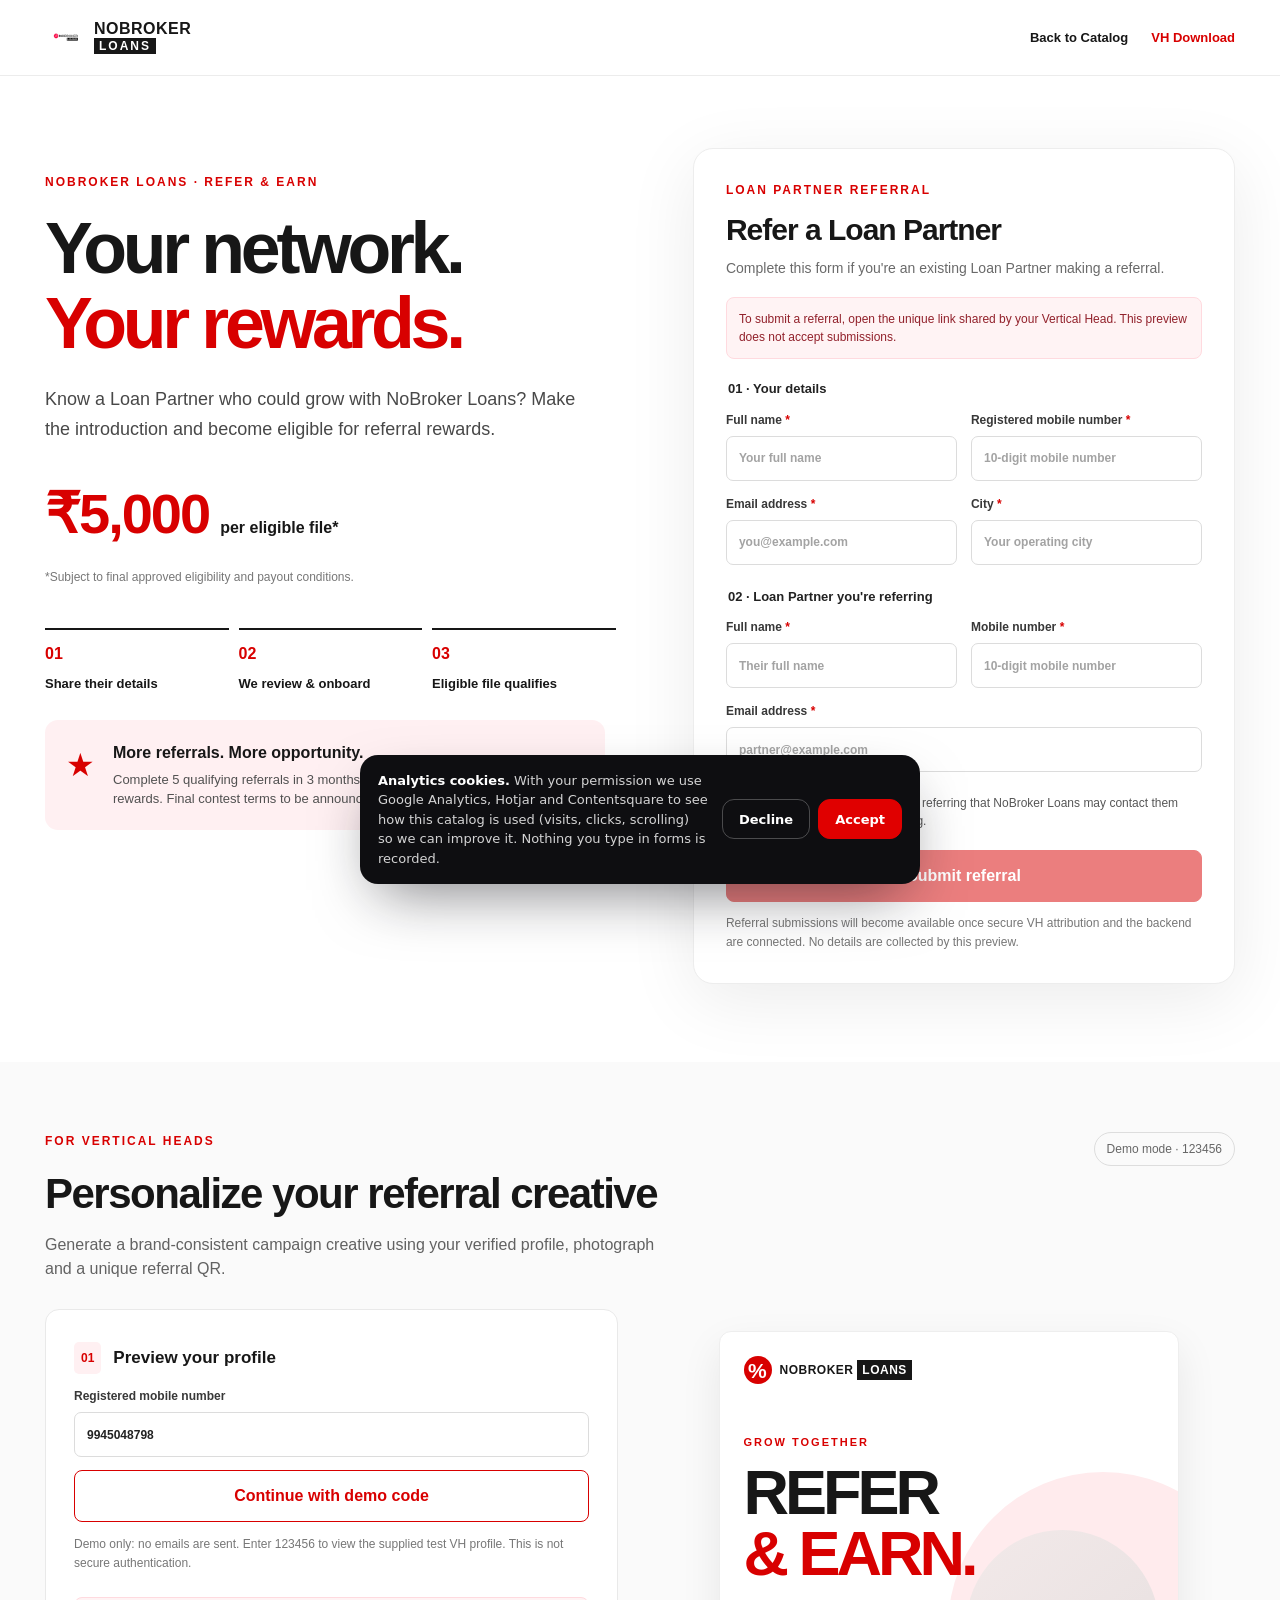
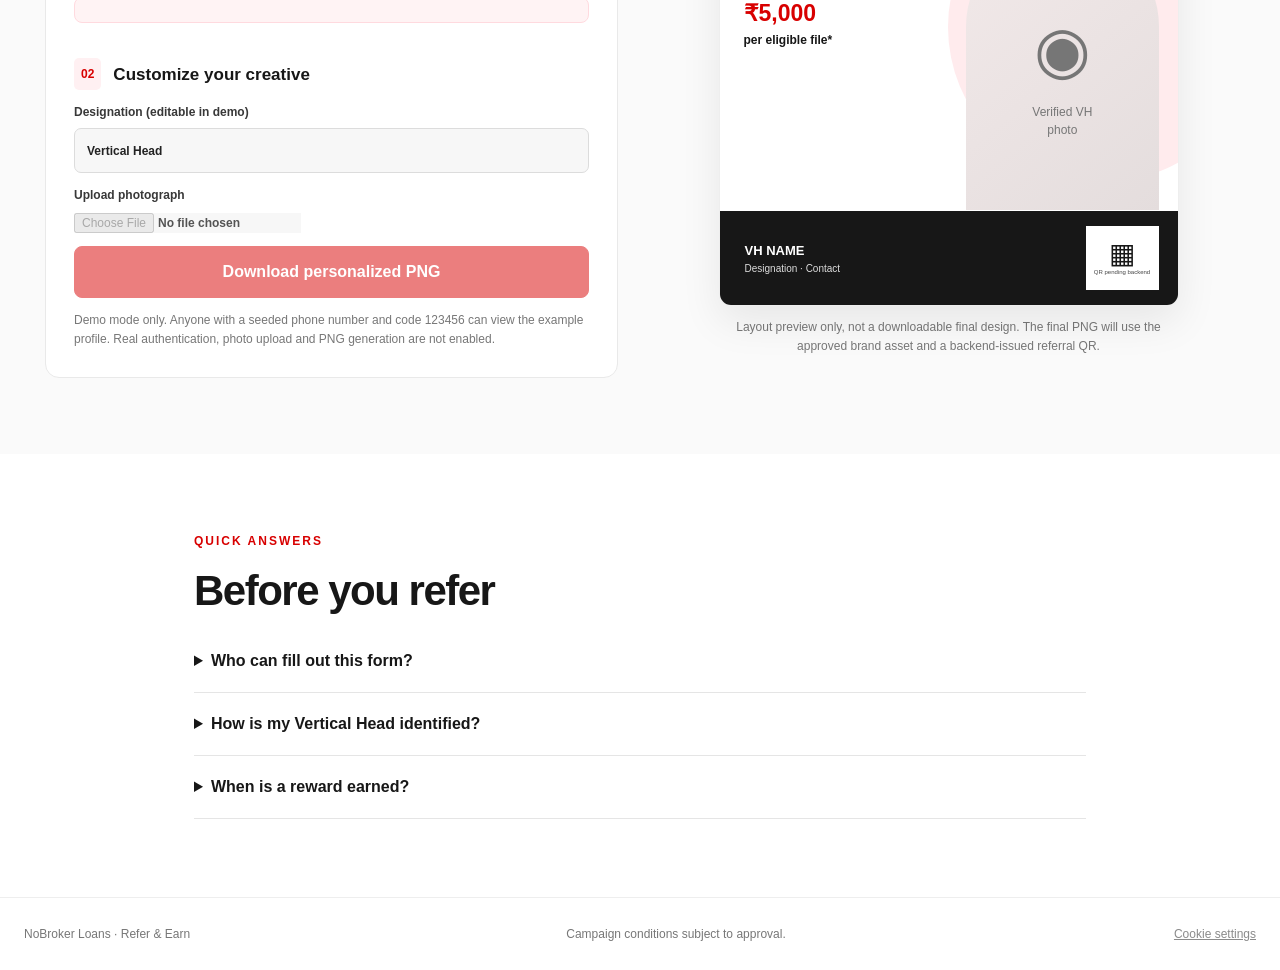
<file: refer/index.html>
<!doctype html>
<html lang="en"><head><meta charset="utf-8"><meta name="viewport" content="width=device-width,initial-scale=1"><meta name="theme-color" content="#ffffff"><title>Refer & Earn | NoBroker Loans</title><meta name="description" content="Introduce a Loan Partner to NoBroker Loans. Learn about referral rewards and submit an eligible referral."><link rel="icon" href="../favicon.png"><link rel="stylesheet" href="./referral.css"></head>
<body><header class="bar"><a href="../" class="brand" aria-label="Back to NoBroker Loans Catalog"><img src="./catalog-brand.png" alt=""/><span><b>NOBROKER</b><em>LOANS</em></span></a><nav><a href="../">Back to Catalog</a><a class="vh-nav" href="#vh-tool">VH Download</a></nav></header>
<main>
<section class="hero" aria-labelledby="hero-title"><div class="hero-copy"><p class="eyebrow">NOBROKER LOANS · REFER & EARN</p><h1 id="hero-title">Your network.<br><span>Your rewards.</span></h1><p class="intro">Know a Loan Partner who could grow with NoBroker Loans? Make the introduction and become eligible for referral rewards.</p><div class="reward"><strong>₹5,000</strong><span>per eligible file*</span></div><p class="subtext">*Subject to final approved eligibility and payout conditions.</p><div class="steps"><div><b>01</b><span>Share their details</span></div><div><b>02</b><span>We review & onboard</span></div><div><b>03</b><span>Eligible file qualifies</span></div></div><div class="contest"><div class="contest-icon" aria-hidden="true">★</div><div><b>More referrals. More opportunity.</b><p>Complete 5 qualifying referrals in 3 months to become eligible for additional rewards. Final contest terms to be announced.</p></div></div></div>
<div class="form-card" id="refer-form"><div class="card-top"><p class="eyebrow">LOAN PARTNER REFERRAL</p><h2>Refer a Loan Partner</h2><p>Complete this form if you're an existing Loan Partner making a referral.</p></div><div class="notice" id="attribution-message" role="status">Checking your referral link…</div><form id="referral-form"><fieldset><legend>01 · Your details</legend><div class="fields"><label>Full name <span>*</span><input name="referrer_name" autocomplete="name" required maxlength="120" placeholder="Your full name"></label><label>Registered mobile number <span>*</span><input name="referrer_mobile" inputmode="numeric" pattern="[6-9][0-9]{9}" required placeholder="10-digit mobile number"></label><label>Email address <span>*</span><input name="referrer_email" type="email" autocomplete="email" required placeholder="you@example.com"></label><label>City <span>*</span><input name="referrer_city" required maxlength="100" placeholder="Your operating city"></label></div></fieldset><fieldset><legend>02 · Loan Partner you're referring</legend><div class="fields"><label>Full name <span>*</span><input name="referred_name" required maxlength="120" placeholder="Their full name"></label><label>Mobile number <span>*</span><input name="referred_mobile" inputmode="numeric" pattern="[6-9][0-9]{9}" required placeholder="10-digit mobile number"></label><label class="wide">Email address <span>*</span><input name="referred_email" type="email" required placeholder="partner@example.com"></label></div></fieldset><label class="consent"><input name="consent" type="checkbox" required><span>I have informed the person I'm referring that NoBroker Loans may contact them about Loan Partner onboarding.</span></label><button class="button primary" type="submit" id="submit-referral" disabled>Submit referral</button><p class="footnote">Referral submissions will become available once secure VH attribution and the backend are connected. No details are collected by this preview.</p></form></div></section>
<section class="vh-section" id="vh-tool"><div class="section-heading"><div><p class="eyebrow">FOR VERTICAL HEADS</p><h2>Personalize your referral creative</h2><p>Generate a brand-consistent campaign creative using your verified profile, photograph and a unique referral QR.</p></div><span class="stage-tag">Demo mode · 123456</span></div><div class="vh-grid"><div class="vh-controls"><div class="line"><span>01</span><h3>Preview your profile</h3></div><label>Registered mobile number<input type="tel" inputmode="numeric" maxlength="10" pattern="[6-9][0-9]{9}" placeholder="10-digit registered number" value="9945048798" id="vh-mobile" autocomplete="tel"></label><button class="button secondary" type="button" id="vh-send-otp">Continue with demo code</button><p class="hint">Demo only: no emails are sent. Enter 123456 to view the supplied test VH profile. This is not secure authentication.</p><div id="vh-verify" hidden><label>Verification code<input type="text" id="vh-otp" inputmode="numeric" autocomplete="one-time-code" maxlength="8" placeholder="Enter 123456"></label><button class="button secondary" type="button" id="vh-check-otp">Unlock demo profile</button></div><p class="notice" id="vh-auth-status" role="status" aria-live="polite"></p><div id="vh-profile" hidden><label>Name<input id="vh-name" readonly aria-readonly="true"></label><label>DSA Code<input id="vh-dsa" readonly aria-readonly="true"></label><label>Email<input id="vh-email" readonly aria-readonly="true"></label><label>Registered contact<input id="vh-contact" readonly aria-readonly="true"></label></div><div class="line"><span>02</span><h3>Customize your creative</h3></div><label>Designation (editable in demo)<input type="text" id="vh-designation" value="Vertical Head" maxlength="80" disabled></label><label>Upload photograph<input id="vh-photo" type="file" accept="image/png,image/jpeg,image/webp" disabled></label><button class="button primary" disabled>Download personalized PNG</button><p class="hint">Demo mode only. Anyone with a seeded phone number and code 123456 can view the example profile. Real authentication, photo upload and PNG generation are not enabled.</p></div><div class="poster-wrap"><div class="poster" aria-label="Placeholder preview of VH personalized PNG creative"><div class="poster-brand"><span class="poster-mark">%</span><span>NOBROKER <b>LOANS</b></span></div><p class="poster-kicker">GROW TOGETHER</p><h3>REFER<br><em>& EARN.</em></h3><div class="poster-reward">₹5,000 <small>per eligible file*</small></div><div class="photo-placeholder"><span aria-hidden="true">◉</span><small>Verified VH<br>photo</small></div><div class="poster-footer"><div><strong>VH NAME</strong><small>Designation · Contact</small></div><div class="qr-placeholder"><span>▦</span><small>QR pending backend</small></div></div></div><p class="hint">Layout preview only, not a downloadable final design. The final PNG will use the approved brand asset and a backend-issued referral QR.</p></div></div></section>
<section class="faq"><p class="eyebrow">QUICK ANSWERS</p><h2>Before you refer</h2><details><summary>Who can fill out this form?</summary><p>An existing NoBroker Loans Loan Partner referring another prospective Loan Partner.</p></details><details><summary>How is my Vertical Head identified?</summary><p>Your Vertical Head shares a unique referral link. That link is verified by the backend and determines attribution automatically. There is no manual VH selection.</p></details><details><summary>When is a reward earned?</summary><p>Only when approved campaign eligibility and qualifying-file conditions are met. Final commercial terms must be confirmed before launch.</p></details></section>
</main><footer><span>NoBroker Loans · Refer & Earn</span><span>Campaign conditions subject to approval.</span></footer><script defer src="../analytics.js?v=20261127cs"></script><script defer src="./referral.js"></script></body></html>
</file>
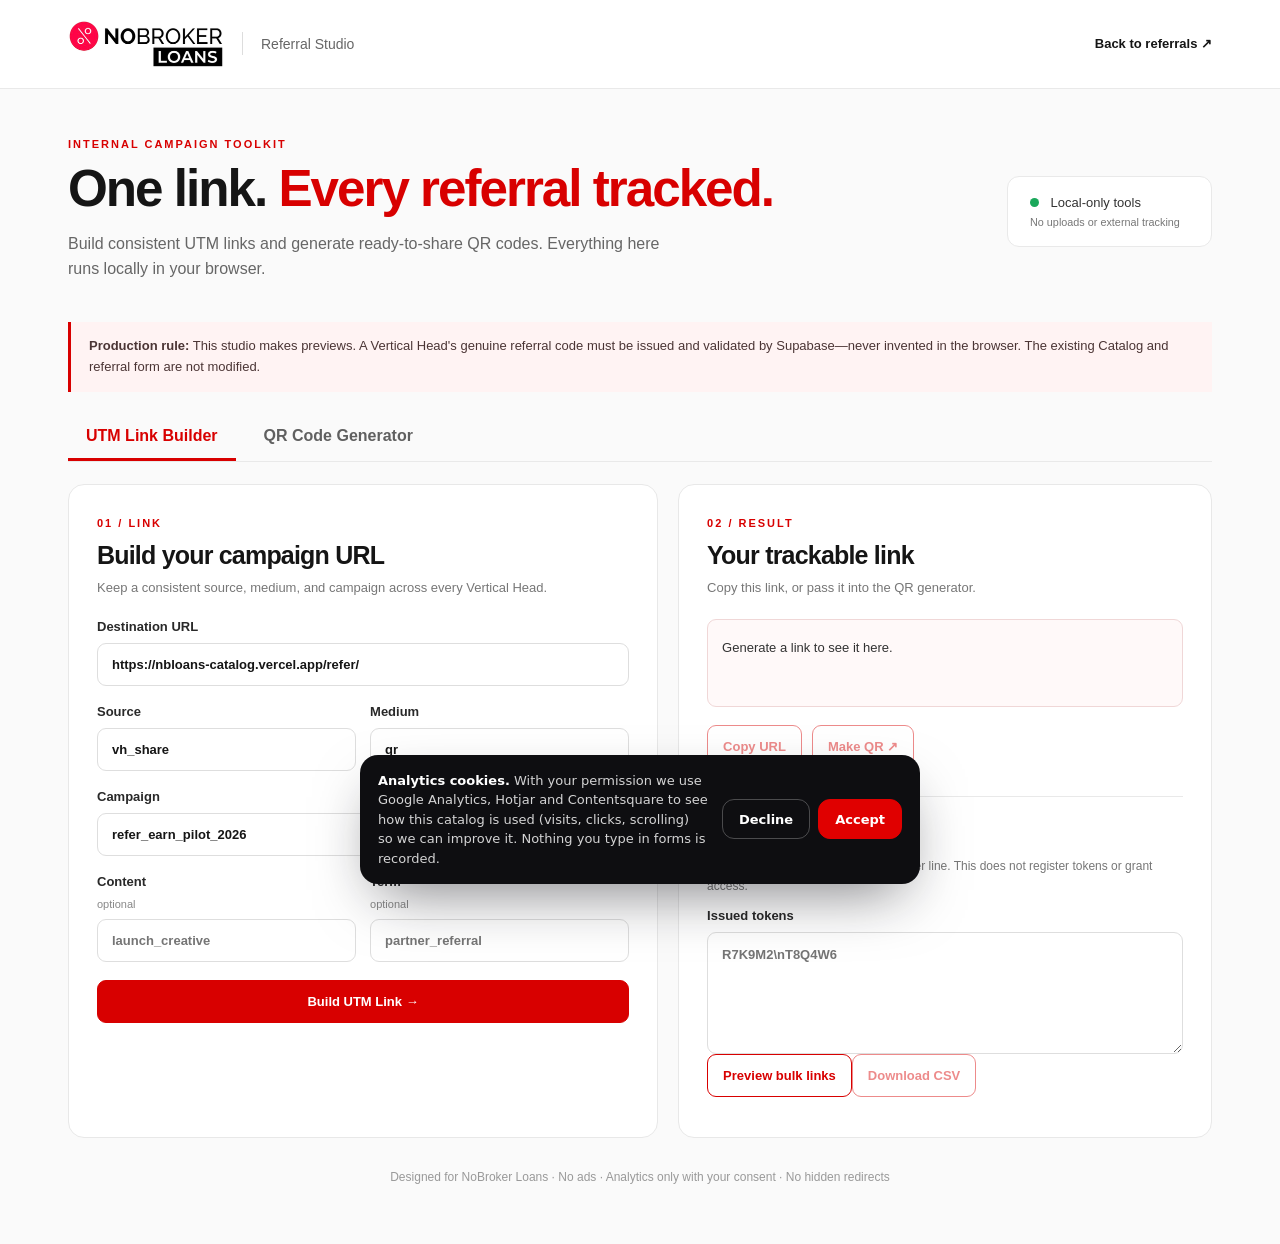
<file: refer/tools/index.html>
<!doctype html>
<html lang="en">
<head>
  <meta charset="utf-8">
  <meta name="viewport" content="width=device-width,initial-scale=1">
  <meta name="theme-color" content="#ffffff">
  <title>Referral Link & QR Studio | NoBroker Loans</title>
  <meta name="description" content="NoBroker Loans offline UTM and QR creation tools. Private browser-only preview; production referral tokens are backend-issued.">
  <link rel="stylesheet" href="./studio.css">
</head>
<body>
  <header class="topbar"><div class="header-inner"><div class="identity"><img class="brand-logo" src="./nbl-original-logo.png" alt="NoBroker Loans" /><span class="header-divider"></span><span class="product-label">Referral Studio</span></div><a class="back-link" href="../">Back to referrals <span aria-hidden="true">↗</span></a></div></header>
  <main class="layout">
    <section class="introduction"><div><p class="eyebrow">INTERNAL CAMPAIGN TOOLKIT</p><h1>One link. <em>Every referral tracked.</em></h1><p>Build consistent UTM links and generate ready-to-share QR codes. Everything here runs locally in your browser.</p></div><div class="status"><span class="status-dot"></span> Local-only tools<br><small>No uploads or external tracking</small></div></section>
    <div class="notice"><strong>Production rule:</strong> This studio makes previews. A Vertical Head's genuine referral code must be issued and validated by Supabase—never invented in the browser. The existing Catalog and referral form are not modified.</div>
    <div class="tabs" role="tablist" aria-label="Tool selection"><button type="button" role="tab" id="tab-utm" aria-selected="true" aria-controls="panel-utm">UTM Link Builder</button><button type="button" role="tab" id="tab-qr" aria-selected="false" aria-controls="panel-qr">QR Code Generator</button></div>
    <section id="panel-utm" role="tabpanel" aria-labelledby="tab-utm" class="workspace">
      <div class="panel"><div class="panel-head"><span class="step">01 / LINK</span><h2>Build your campaign URL</h2><p>Keep a consistent source, medium, and campaign across every Vertical Head.</p></div>
      <form id="utm-form" class="form-grid">
        <label class="full">Destination URL <input id="base-url" type="url" required value="https://nbloans-catalog.vercel.app/refer/" placeholder="https://..." autocomplete="url" /></label>
        <label>Source <input id="utm-source" required value="vh_share" placeholder="whatsapp" /></label>
        <label>Medium <input id="utm-medium" required value="qr" placeholder="qr" /></label>
        <label class="full">Campaign <input id="utm-campaign" required value="refer_earn_pilot_2026" /></label>
        <label>Content <span class="optional">optional</span><input id="utm-content" placeholder="launch_creative" /></label>
        <label>Term <span class="optional">optional</span><input id="utm-term" placeholder="partner_referral" /></label>
        <button type="submit" class="primary full">Build UTM Link <span aria-hidden="true">→</span></button>
      </form></div>
      <div class="panel result-panel"><div class="panel-head"><span class="step">02 / RESULT</span><h2>Your trackable link</h2><p>Copy this link, or pass it into the QR generator.</p></div><div id="utm-result" class="url-output" aria-live="polite">Generate a link to see it here.</div><p id="utm-error" role="alert" class="error" hidden></p><div class="button-row"><button id="utm-copy" class="secondary" type="button" disabled>Copy URL</button><button id="utm-to-qr" class="secondary" type="button" disabled>Make QR <span aria-hidden="true">↗</span></button></div><div class="divider"></div><h3>VH bulk link previews</h3><p class="helper">Paste already-issued VH tokens, one per line. This does not register tokens or grant access.</p><label class="full">Issued tokens <textarea id="vh-tokens" rows="5" placeholder="R7K9M2\nT8Q4W6"></textarea></label><button class="secondary" id="bulk-build" type="button">Preview bulk links</button><button class="secondary" id="bulk-download" type="button" disabled>Download CSV</button><p id="bulk-error" role="alert" class="error" hidden></p><p id="bulk-status" class="helper" aria-live="polite"></p></div>
    </section>
    <section id="panel-qr" role="tabpanel" aria-labelledby="tab-qr" class="workspace" hidden>
      <div class="panel"><div class="panel-head"><span class="step">01 / QR</span><h2>Generate a QR code</h2><p>Encode your referral URL—or any text—without using a third-party website.</p></div><form id="qr-form" class="form-grid"><label class="full">Link or text to encode <textarea id="qr-text" rows="5" required placeholder="Paste a link here"></textarea></label><label>Image size <select id="qr-size"><option value="512">512 × 512 px</option><option value="1024" selected>1024 × 1024 px</option><option value="1600">1600 × 1600 px</option></select></label><label>QR foreground <input id="qr-dark" type="color" value="#171717"></label><label>Background <input id="qr-light" type="color" value="#ffffff"></label><div class="full qr-guidance"><strong>Scanning tip:</strong> Keep the quiet zone and high color contrast. A light background with dark modules works best for campaign creatives.</div><button type="submit" class="primary full">Generate QR Code <span aria-hidden="true">→</span></button></form></div>
      <div class="panel result-panel"><div class="panel-head"><span class="step">02 / OUTPUT</span><h2>Ready for your creative</h2><p>Use PNG for WhatsApp and artwork; SVG for scalable layouts.</p></div><div id="qr-preview" class="qr-preview" aria-live="polite"><span>QR preview appears here</span></div><p id="qr-info" class="helper"></p><p id="qr-error" role="alert" class="error" hidden></p><div class="button-row"><button id="qr-png" class="primary" type="button" disabled>Download PNG</button><button id="qr-svg" class="secondary" type="button" disabled>Download SVG</button></div><div class="divider"></div><h3>For the VH creative generator</h3><p class="helper">Import <code>encodeQR()</code> and <code>qrToSvg()</code> from <code>qr.js</code> to produce an in-browser QR matrix for a backend-issued referral link.</p></div>
    </section>
    <footer>Designed for NoBroker Loans · No ads · Analytics only with your consent · No hidden redirects</footer>
  </main>
  <script defer src="../../analytics.js?v=20261127cs"></script>
  <script type="module" src="./studio.js"></script>
</body>
</html>
</file>
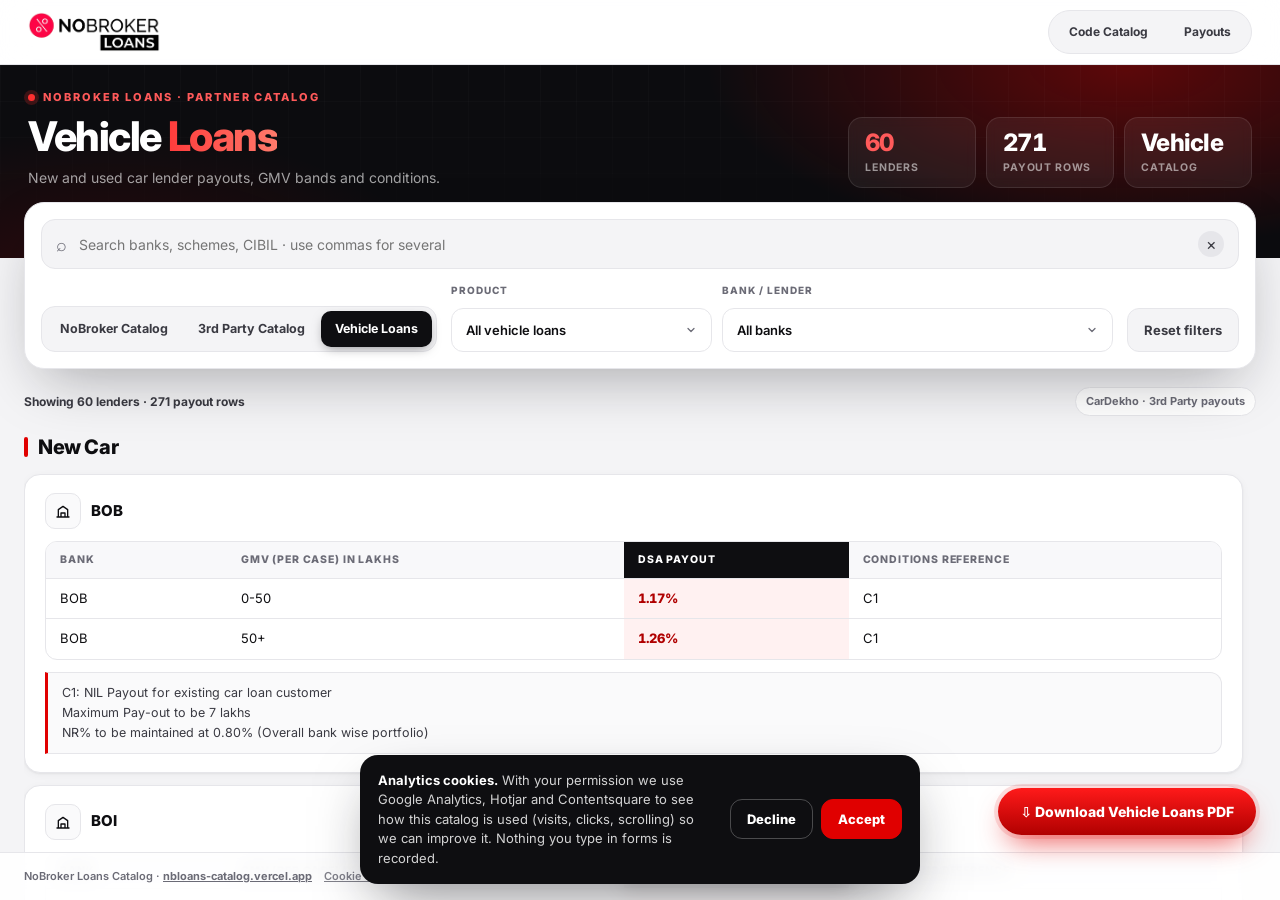
<file: vehicle-loans.html>
<!doctype html>
<html lang="en">
<head>
<meta charset="utf-8">
<meta name="viewport" content="width=device-width,initial-scale=1,viewport-fit=cover">
<meta name="theme-color" content="#0c0c0f">
<title>Vehicle Loans | NoBroker Loans</title>
<link rel="icon" href="favicon.png">
<link rel="preconnect" href="https://fonts.googleapis.com">
<link rel="preconnect" href="https://fonts.gstatic.com" crossorigin>
<link rel="stylesheet" href="https://fonts.googleapis.com/css2?family=Inter:wght@400;500;600;700;800&display=swap">
<!-- Same layout and theme as index.html: vehicle-loans.css supplies the base styles that styles.css gives the main catalog. -->
<link rel="stylesheet" href="vehicle-loans.css?v=20261127f">
<link rel="stylesheet" href="theme.css?v=20261127d">
<script src="analytics.js?v=20261127cs" defer></script>
<script src="vehicle-loans.js?v=20261127-multi" defer></script>
<script src="theme.js?v=20261127d" defer></script>
</head>
<body class="vehicle-page">
<header class="site-shell">
<a aria-label="NoBroker Loans catalog" class="brand brand-logo-only" href="./index.html"><img alt="NoBroker Loans" src="./assets/nbl-logo.png" width="594" height="180"></a>
<nav class="top-nav" aria-label="Catalog views"><a class="nav-pill" href="./index.html">Code Catalog</a><a class="nav-pill" href="./index.html#payouts">Payouts</a></nav>
</header>
<main>
<section class="hero">
<div class="hero-copy">
<p class="hero-eyebrow">NoBroker Loans · Partner catalog</p>
<h1>Vehicle <em>Loans</em></h1>
<p class="hero-sub">New and used car lender payouts, GMV bands and conditions.</p>
</div>
<div class="hero-stats" aria-live="polite">
<div class="hero-stat accent"><b id="stat-institutions">–</b><span>Lenders</span></div>
<div class="hero-stat"><b id="stat-records">–</b><span>Payout rows</span></div>
<div class="hero-stat"><b>Vehicle</b><span>Catalog</span></div>
</div>
</section>
<section class="catalog-toolbar">
<div class="search-wrap"><span>⌕</span><input id="search" type="search" autocomplete="off" placeholder="Search banks, schemes, CIBIL · use commas for several"><button id="search-clear" type="button" title="Clear">×</button></div>
<div class="toolbar-row">
<nav class="catalog-source-switcher" id="catalog-source-switcher" aria-label="Catalog source">
<a href="./index.html">NoBroker Catalog</a><a href="./index.html#third-party">3rd Party Catalog</a><a class="active" aria-current="page" href="./vehicle-loans.html">Vehicle Loans</a>
</nav>
<div class="filter-cluster v-two" id="filter-cluster">
<label class="filter-control"><span>Product</span><select id="product"><option value="all">All vehicle loans</option><option value="newCar">New Car</option><option value="usedCar">Used Car</option></select></label>
<label class="filter-control"><span>Bank / lender</span><select id="bank"><option value="">All banks</option></select></label>
</div>
<button id="reset" class="reset-btn" type="button">Reset filters</button>
</div>
</section>
<section class="catalog-meta"><span id="result-count"></span><span id="active-view-label">CarDekho · 3rd Party payouts</span></section>
<div aria-label="Vehicle loan payouts" class="catalog-scroll-zone" id="catalog-scroll-zone"><p id="status" role="status" hidden></p><p id="error" role="alert"></p>
<div id="catalog"></div></div>
</main>
<footer class="site-footer"><span>NoBroker Loans Catalog · <a href="https://nbloans-catalog.vercel.app">nbloans-catalog.vercel.app</a></span></footer>
<button class="download-fab" id="download" type="button" disabled>⇩ Download Vehicle Loans PDF</button>
<dialog id="auth"><form id="auth-form"><h2>Unlock PDF download</h2><label>ID<input id="auth-id" autocomplete="username" required></label><label>Code<input id="auth-code" type="password" autocomplete="current-password" required></label><p id="auth-error" role="alert"></p><div class="actions"><button type="button" class="secondary" id="cancel">Cancel</button><button type="submit">Download PDF</button></div></form></dialog>
</body>
</html>
</file>
<file: refer/referral.css>
*{box-sizing:border-box}html{scroll-behavior:smooth}body{margin:0;background:#fff;color:#171717;font-family:Inter,Arial,Helvetica,sans-serif;line-height:1.5}a{color:inherit}button,input{font:inherit}.bar{height:76px;display:flex;align-items:center;justify-content:space-between;border-bottom:1px solid #ececec;padding:0 max(24px,calc((100vw - 1190px)/2));background:#fff}.brand{display:inline-flex;gap:8px;align-items:center;text-decoration:none}.brand img{height:41px;width:41px;object-fit:contain}.brand span{display:flex;flex-direction:column;line-height:1.05;font-size:16px;letter-spacing:.5px}.brand em{font-style:normal;background:#171717;color:#fff;font-weight:800;font-size:12px;letter-spacing:2px;padding:2px 5px;width:max-content}.bar nav{display:flex;align-items:center;gap:23px}.bar nav a{text-decoration:none;font-weight:700;font-size:13px}.vh-nav{color:#d80000}.hero{max-width:1238px;margin:auto;padding:72px 24px 78px;display:grid;grid-template-columns:minmax(0,1fr) minmax(400px,0.95fr);gap:6.5%;align-items:start}.hero-copy{padding-top:25px}.eyebrow{font-size:12px;font-weight:850;color:#d80000;letter-spacing:2px;margin:0 0 20px}.hero h1{font-size:clamp(47px,5.6vw,83px);line-height:1.04;letter-spacing:-.06em;margin:0 0 25px;font-weight:900}.hero h1 span{color:#d80000}.intro{font-size:18px;max-width:545px;color:#484848;line-height:1.66}.reward{margin-top:27px;display:flex;align-items:baseline;gap:11px;flex-wrap:wrap}.reward strong{font-weight:900;font-size:56px;letter-spacing:-2px;color:#d80000}.reward span{font-weight:750}.subtext,.footnote,.hint{color:#777;font-size:12px;line-height:1.55}.steps{display:grid;grid-template-columns:repeat(3,1fr);gap:10px;margin:42px 0 26px}.steps div{border-top:2px solid #171717;padding-top:12px;display:flex;flex-direction:column;gap:8px}.steps b{color:#d80000}.steps span{font-weight:750;font-size:13px}.contest{display:flex;align-items:start;gap:18px;background:#fff0f2;padding:21px;border-radius:13px;max-width:560px}.contest-icon{color:#d80000;font-size:32px}.contest b{font-size:16px}.contest p{font-size:13px;color:#515151;margin:5px 0 0}.form-card{background:#fff;border:1px solid #ededed;border-radius:20px;padding:32px;box-shadow:0 16px 70px rgba(19,19,19,.08)}.card-top .eyebrow{margin-bottom:8px}.card-top h2{font-size:30px;letter-spacing:-1px;margin:0}.card-top p:last-child{margin:6px 0 18px;color:#6a6a6a;font-size:14px}.notice{background:#fff3f4;border:1px solid #ffdadf;border-radius:8px;color:#92212b;padding:12px;font-size:12px;margin-bottom:18px}.notice.good{background:#eaf8ef;border-color:#bde8cd;color:#176b39}fieldset{border:0;padding:0;margin:20px 0 22px}legend{font-size:13px;font-weight:850;margin-bottom:12px;color:#222}.fields{display:grid;grid-template-columns:1fr 1fr;gap:14px}.fields label,.vh-controls label{font-size:12px;font-weight:760;display:block;color:#383838}.fields label span{color:#d80000}.fields input,.vh-controls input:not([type=file]){margin-top:7px;width:100%;height:45px;border:1px solid #dcdcdc;background:#fff;border-radius:7px;padding:0 12px;outline-color:#d80000;color:#222}.fields input::placeholder{color:#a3a3a3}.wide{grid-column:1/-1}.consent{display:flex;gap:11px;align-items:start;font-size:12px;color:#575757}.consent input{accent-color:#d80000;margin-top:3px}.button{border-radius:8px;padding:13px 18px;font-weight:800;cursor:pointer}.button.primary{color:white;background:#d80000;border:1px solid #d80000}.button.secondary{background:#fff;color:#d80000;border:1px solid #d80000}.button:disabled{opacity:.5;cursor:not-allowed}.form-card .button{width:100%;margin-top:20px}.footnote{margin-bottom:0}.vh-section{padding:70px max(24px,calc((100vw - 1190px)/2)) 76px;background:#fafafa}.section-heading{display:flex;justify-content:space-between;gap:20px;align-items:start;margin-bottom:28px}.section-heading .eyebrow{margin-bottom:12px}.section-heading h2,.faq h2{font-size:clamp(27px,3.6vw,42px);letter-spacing:-1.5px;margin:0 0 8px}.section-heading p:not(.eyebrow){max-width:620px;color:#626262;margin:0}.stage-tag{border:1px solid #ddd;border-radius:20px;padding:7px 12px;font-size:12px;color:#666;white-space:nowrap}.vh-grid{display:grid;grid-template-columns:1fr 1fr;gap:44px;align-items:start}.vh-controls{background:white;border:1px solid #e9e9e9;padding:28px;border-radius:14px;display:grid;gap:13px}.vh-controls .line{display:flex;align-items:center;gap:12px;margin-top:4px}.line span{background:#fff0f2;color:#d80000;font-size:12px;font-weight:900;padding:7px;border-radius:5px}.line h3{margin:0;font-size:17px}.vh-controls input[type=file]{display:block;margin-top:9px}.vh-controls input:disabled{background:#f7f7f7}.vh-controls .button{width:100%}.hint{margin:0}.poster-wrap{max-width:460px;margin:auto;width:100%}.poster{background:#fff;aspect-ratio:4/5;border-radius:12px;border:1px solid #eee;box-shadow:0 16px 40px #00000014;overflow:hidden;position:relative;padding:24px}.poster:before{content:'';position:absolute;right:-80px;top:140px;width:310px;height:310px;background:#ffebed;border-radius:50%}.poster-brand{display:flex;align-items:center;gap:8px;position:relative;font-size:12px;font-weight:900;letter-spacing:.5px}.poster-mark{display:flex;align-items:center;justify-content:center;background:#d80000;color:#fff;border-radius:50%;height:28px;width:28px;font-weight:900;font-size:21px}.poster-brand b{background:#171717;color:#fff;padding:3px 5px}.poster-kicker{position:relative;font-size:11px;font-weight:900;letter-spacing:2px;color:#d80000;margin-top:50px}.poster h3{position:relative;z-index:1;font-size:clamp(38px,6vw,63px);line-height:.97;letter-spacing:-4px;margin:3px 0 12px}.poster h3 em{font-style:normal;color:#d80000}.poster-reward{position:relative;z-index:1;font-size:23px;font-weight:900;color:#d80000;max-width:240px}.poster-reward small{display:block;color:#171717;font-size:12px}.photo-placeholder{position:absolute;right:19px;bottom:95px;width:42%;height:49%;background:linear-gradient(140deg,#f2e9e9,#e4dddd);border-radius:110px 110px 0 0;display:flex;flex-direction:column;justify-content:center;align-items:center;color:#767676;gap:4px;text-align:center}.photo-placeholder span{font-size:65px}.photo-placeholder small{font-size:12px}.poster-footer{position:absolute;bottom:0;left:0;right:0;padding:15px 19px 15px 25px;background:#171717;color:#fff;display:flex;justify-content:space-between;align-items:center}.poster-footer strong,.poster-footer small{display:block}.poster-footer strong{font-size:13px}.poster-footer small{font-size:10px;color:#ddd}.qr-placeholder{background:#fff;color:#171717;min-width:73px;height:64px;display:flex;flex-direction:column;align-items:center;justify-content:center}.qr-placeholder span{font-size:28px;line-height:1}.qr-placeholder small{font-size:6px;color:#444}.poster-wrap>.hint{margin-top:12px;text-align:center}.faq{max-width:940px;margin:0 auto;padding:78px 24px}.faq .eyebrow{margin-bottom:9px}.faq details{border-bottom:1px solid #e5e5e5;padding:19px 0}.faq summary{font-weight:750;cursor:pointer}.faq details p{color:#626262;font-size:14px}footer{border-top:1px solid #eee;padding:27px 24px;display:flex;gap:20px;justify-content:space-between;color:#777;font-size:12px}@media(max-width:900px){.hero{grid-template-columns:1fr;gap:35px;padding-top:35px}.hero-copy{padding-top:0}.vh-grid{grid-template-columns:1fr}.vh-section{padding-left:24px;padding-right:24px}.poster-wrap{max-width:420px}.section-heading{flex-direction:column}.steps{margin-top:25px}}@media(max-width:530px){.bar{height:68px;padding:0 15px}.bar nav{gap:11px}.bar nav a{font-size:11px}.brand img{width:30px;height:30px}.brand span{font-size:12px}.brand em{font-size:10px}.hero{padding:31px 15px 45px}.hero h1{font-size:47px}.intro{font-size:16px}.form-card{padding:20px;border-radius:13px}.fields{grid-template-columns:1fr}.wide{grid-column:auto}.steps span{font-size:11px}.contest{padding:15px}.vh-section{padding:48px 15px}.vh-controls{padding:17px}.poster{padding:16px}.poster h3{letter-spacing:-2px}.poster-kicker{margin-top:36px}.faq{padding:49px 15px}footer{flex-direction:column;gap:4px}}@media(prefers-reduced-motion:reduce){html{scroll-behavior:auto}}
</file>
<file: refer/tools/studio.css>
:root{font-family:Arial,Helvetica,sans-serif;color:#151515;background:#fafafa;--red:#d80000;--muted:#666;--line:#e9e9e9}*{box-sizing:border-box}body{margin:0}button,input,textarea,select{font:inherit}button{cursor:pointer}button:disabled{opacity:.45;cursor:not-allowed}a{color:inherit}.topbar{background:#fff;border-bottom:1px solid var(--line)}.header-inner{max-width:1200px;margin:auto;padding:20px 28px;display:flex;justify-content:space-between;align-items:center;gap:16px}.identity{display:flex;align-items:center;gap:10px;flex-wrap:wrap}.brand-dot{display:grid;place-items:center;width:32px;height:32px;border-radius:50%;color:#fff;background:var(--red);font-size:22px;font-weight:bold}.wordmark{font-weight:900;letter-spacing:-.7px;font-size:17px}.wordmark b{background:#111;color:#fff;padding:4px 5px;font-size:12px;letter-spacing:.3px}.header-divider{height:23px;width:1px;background:#ddd;margin:0 8px}.product-label{font-size:14px;color:#666}.back-link{font-size:13px;text-decoration:none;font-weight:bold}.back-link:hover{color:var(--red)}.layout{max-width:1200px;margin:auto;padding:38px 28px 28px}.introduction{display:flex;gap:32px;justify-content:space-between;align-items:center;margin-bottom:25px}.eyebrow,.step{font-size:11px;letter-spacing:2px;color:var(--red);font-weight:800}.introduction h1{font-size:clamp(32px,4vw,53px);letter-spacing:-2px;line-height:1.06;margin:12px 0}.introduction h1 em{font-style:normal;color:var(--red)}.introduction p:not(.eyebrow){font-size:16px;max-width:600px;color:#666;line-height:1.55}.status{font-size:13px;color:#333;background:#fff;padding:18px 22px;border:1px solid var(--line);border-radius:12px;min-width:205px}.status small{color:#777;display:block;margin-top:6px}.status-dot{display:inline-block;background:#1aa85b;width:9px;height:9px;border-radius:50%;margin-right:8px}.notice{border-left:3px solid var(--red);background:#fff3f3;padding:14px 18px;font-size:13px;color:#4b3535;line-height:1.6;margin-bottom:22px}.tabs{display:flex;gap:10px;border-bottom:1px solid var(--line);margin-bottom:22px}.tabs button{padding:13px 18px;border:0;background:transparent;color:#606060;font-weight:700;border-bottom:3px solid transparent}.tabs button[aria-selected=true]{color:var(--red);border-bottom-color:var(--red)}.workspace{display:grid;grid-template-columns:1.05fr .95fr;gap:20px}.workspace[hidden]{display:none}.panel{background:#fff;border:1px solid #e8e8e8;border-radius:16px;padding:28px;min-width:0}.panel-head h2{font-size:25px;letter-spacing:-.8px;margin:10px 0 8px}.panel-head p{font-size:13px;line-height:1.5;color:#777;margin:0 0 22px}.form-grid{display:grid;grid-template-columns:1fr 1fr;gap:18px 14px}label{display:flex;flex-direction:column;gap:9px;color:#292929;font-size:13px;font-weight:700;min-width:0}.full{grid-column:1/-1}input:not([type=color]),select,textarea{width:100%;padding:13px 14px;border:1px solid #dedede;border-radius:9px;background:#fff;color:#161616;outline:none;transition:border-color .15s}input:focus,textarea:focus,select:focus{border-color:var(--red)}textarea{resize:vertical;min-height:100px;line-height:1.45}.optional{font-size:11px;color:#888;font-weight:400}.primary,.secondary{border-radius:9px;border:1px solid var(--red);padding:13px 15px;font-size:13px;font-weight:800}.primary{background:var(--red);color:#fff}.primary:hover:not(:disabled){background:#b90000}.secondary{background:#fff;color:var(--red)}.secondary:hover:not(:disabled){background:#fff5f5}.button-row{display:flex;gap:10px;flex-wrap:wrap;margin-top:18px}.url-output{border:1px solid #f0d7d7;background:#fff9f9;color:#333;border-radius:9px;padding:18px 14px;font-size:13px;overflow-wrap:anywhere;min-height:88px;line-height:1.6}.divider{border-top:1px solid var(--line);margin:28px 0}h3{font-size:17px;margin:0 0 9px}.helper{font-size:12px;color:#777;line-height:1.6}.error{font-size:12px;color:#b00020;background:#fff1f1;border-radius:6px;padding:8px 10px}.qr-guidance{font-size:12px;color:#777;line-height:1.5;background:#fafafa;padding:13px;border-radius:8px}input[type=color]{height:44px;width:100%;padding:3px;border:1px solid #ddd;border-radius:9px;background:#fff}.qr-preview{min-height:340px;border:1px dashed #e1d6d6;background:#fffafa;border-radius:12px;display:grid;place-items:center;color:#999;font-size:13px;padding:14px}.qr-preview svg{width:min(100%,310px);height:auto;max-height:310px}footer{text-align:center;padding:32px 0;color:#999;font-size:12px}@media(max-width:760px){.header-inner{padding:15px}.wordmark{font-size:15px}.product-label{font-size:12px}.layout{padding:26px 16px}.introduction{display:block}.status{margin-top:16px;width:max-content}.workspace{grid-template-columns:1fr}.panel{padding:21px}.form-grid{grid-template-columns:1fr}.form-grid label{grid-column:1/-1}.tabs button{flex:1;font-size:12px;padding:12px 8px}}

.brand-logo{width:156px;height:auto;display:block;object-fit:contain}
</file>
<file: vehicle-loans.css>
/* Vehicle Loans page. Uses the same markup classes as index.html; theme.css (loaded after this file)
   supplies the shared look. This file only provides the base layout that styles.css gives the main
   catalog, plus vehicle tables, notes and the unlock dialog. */
*{box-sizing:border-box}
html,body{margin:0}
body{font:15px/1.5 Inter,system-ui,-apple-system,"Segoe UI",Arial,sans-serif;-webkit-font-smoothing:antialiased}
button,input,select{font:inherit}
button{cursor:pointer}
a{color:var(--nb-red-deep)}
[hidden]{display:none!important}

/* ---- Shell (mirrors styles.css for the main catalog) ---- */
.site-shell{position:sticky;top:0;z-index:40;display:flex;align-items:center;justify-content:space-between}
.brand{display:flex;align-items:center;text-decoration:none}
.top-nav{display:flex;align-items:center}
.nav-pill{text-decoration:none;display:inline-flex;align-items:center}
main{padding:0 24px 110px}
.catalog-toolbar{display:block}
.search-wrap{display:grid;grid-template-columns:auto 1fr auto;align-items:center}
.search-wrap input{border:0;outline:none;width:100%;-webkit-appearance:none;appearance:none}
.search-wrap input::-webkit-search-cancel-button{display:none}
.search-wrap button{border:0;background:transparent;font-size:16px}
.toolbar-row{display:flex;justify-content:space-between;align-items:flex-end}
.catalog-source-switcher{display:flex;align-items:center;flex:0 0 auto}
.catalog-source-switcher a{display:inline-flex;align-items:center;text-decoration:none}
.filter-control{display:flex;flex-direction:column;gap:4px;margin:0}
.filter-control>span{text-transform:uppercase}
.reset-btn{height:44px;padding:0 16px;border:1px solid var(--nb-line);border-radius:12px;background:var(--nb-bg);color:var(--nb-ink-2);font-size:13px;font-weight:700;white-space:nowrap}
.reset-btn:hover{border-color:var(--nb-ink);color:var(--nb-ink)}
.catalog-meta{display:flex}
.site-footer{position:fixed;left:0;right:0;bottom:0;z-index:30;height:48px;display:flex;align-items:center;padding:0 24px}
.site-footer a{color:inherit;font-weight:700}
.download-fab{position:fixed;right:24px;bottom:65px;z-index:35;border-radius:999px}
.download-fab:disabled{opacity:.55;cursor:wait}

/* Toolbar grid: tabs | filters | reset (theme.css places the main catalog's view toggle the same way) */
.toolbar-row>.reset-btn{grid-column:3;grid-row:1;align-self:end}
.toolbar-row>.filter-cluster.v-two{grid-template-columns:minmax(0,1fr) minmax(0,1.5fr)!important}
@media (max-width:760px){.toolbar-row>.reset-btn{grid-column:1;grid-row:auto;justify-self:end}}

/* ---- Desktop: fixed shell like the main catalog (styles.css, min-width 901px) ----
   Header, hero, toolbar and results line stay put; only the payout list scrolls. */
@media (min-width:901px){
  html,body{height:100%;overflow:hidden}
  body{height:100dvh;min-height:0;display:flex;flex-direction:column}
  .site-shell{flex:0 0 auto}
  main{flex:1 1 auto;min-height:0;overflow:hidden;display:flex;flex-direction:column;padding:0 24px 0}
  main>.hero,.catalog-toolbar,.catalog-meta{flex:0 0 auto}
  .catalog-scroll-zone{flex:1 1 auto;min-height:0;overflow-y:auto;overflow-x:hidden;overscroll-behavior:contain;scrollbar-gutter:stable;padding:0 4px 86px 0}
  .catalog-scroll-zone::-webkit-scrollbar{width:9px}
  .catalog-scroll-zone::-webkit-scrollbar-track{background:transparent}
  .catalog-scroll-zone::-webkit-scrollbar-thumb{background:#cfcfd6;border:2px solid var(--nb-bg);border-radius:999px}
}

/* ---- Catalog content ---- */
#catalog{max-width:1320px;margin:0 auto}
#catalog>h2{display:flex;align-items:center;gap:10px;font-size:20px;font-weight:800;letter-spacing:-.02em;margin:26px 0 12px}
#catalog>h2::before{content:"";width:4px;height:20px;border-radius:4px;background:var(--nb-red)}
#catalog>h2:first-child{margin-top:6px}
#catalog section{margin:12px 0;background:#fff;border:1px solid var(--nb-line);border-radius:16px;padding:18px 20px;box-shadow:var(--nb-shadow-sm)}
#catalog h3{display:flex;align-items:center;gap:10px;font-size:15px;font-weight:800;margin:0 0 12px}
#catalog h3::before{content:"";width:34px;height:34px;flex:0 0 auto;border-radius:10px;border:1px solid var(--nb-line);background:#fafafb url("data:image/svg+xml,%3Csvg xmlns='http://www.w3.org/2000/svg' width='16' height='16' viewBox='0 0 24 24' fill='none' stroke='%230e0e11' stroke-width='2' stroke-linecap='round' stroke-linejoin='round'%3E%3Cpath d='M3 21h18M5 21V10l7-5 7 5v11M9 21v-6h6v6'/%3E%3C/svg%3E") no-repeat center}
.table-scroll{overflow:auto;border:1px solid var(--nb-line);border-radius:12px}
table{width:100%;border-collapse:separate;border-spacing:0;font-size:13px}
td,th{padding:10px 14px;border-bottom:1px solid var(--nb-line);vertical-align:top;white-space:pre-wrap;min-width:85px;text-align:left}
tbody tr:last-child td{border-bottom:0}
th{background:#f8f8fa;color:var(--nb-muted);font-size:10.5px;font-weight:800;letter-spacing:.08em;text-transform:uppercase}
tbody tr:hover td{background:#fafafb}
td.payout{background:var(--nb-red-soft);color:var(--nb-red-deep);font-weight:800;font-variant-numeric:tabular-nums}
tbody tr:hover td.payout{background:#ffe7e7}
th.payout{background:var(--nb-ink);color:#fff}
.notes{white-space:pre-wrap;font-size:12.5px;line-height:1.6;color:var(--nb-ink-2);background:#fafafb;border:1px solid var(--nb-line);border-left:3px solid var(--nb-red);border-radius:0 12px 12px 0;padding:10px 14px;margin:12px 0 0}
.band-note{color:var(--nb-muted);font-size:13px;margin:-4px 0 10px}
details>summary{cursor:pointer;font-weight:800;list-style:none;display:flex;align-items:center;justify-content:space-between}
details>summary::-webkit-details-marker{display:none}
details>summary::after{content:"";width:12px;height:12px;background:var(--nb-chevron) no-repeat center;transition:transform .2s}
details[open]>summary{margin-bottom:12px}
details[open]>summary::after{transform:rotate(180deg)}
#status:not([hidden]){color:var(--nb-muted);max-width:1320px;margin:0 auto}
#error:empty{display:none}
#error:not(:empty),#auth-error:not(:empty){color:var(--nb-red-deep);background:var(--nb-red-soft);border:1px solid #ffd0d0;border-radius:12px;padding:10px 14px;font-weight:600;max-width:1320px;margin:0 auto 12px}

/* ---- Unlock dialog ---- */
dialog{border:1px solid var(--nb-line);border-radius:22px;width:min(420px,94vw);padding:28px;box-shadow:var(--nb-shadow-lg)}
dialog::backdrop{background:rgba(10,10,14,.55);backdrop-filter:blur(4px)}
dialog h2{margin:0 0 4px;font-size:22px;letter-spacing:-.02em}
dialog label{display:block;margin:16px 0;font-size:13px;font-weight:700}
dialog input{display:block;width:100%;height:48px;margin-top:6px;padding:0 14px;border:1px solid var(--nb-line-2);border-radius:12px;font-size:16px}
dialog input:focus{outline:none;border-color:var(--nb-ink);box-shadow:0 0 0 4px rgba(14,14,17,.08)}
.actions{display:flex;justify-content:flex-end;gap:10px}
.actions button{height:46px;padding:0 18px;border-radius:12px;font-weight:800;border:0;background:linear-gradient(180deg,#ff1a1a,var(--nb-red-deep));color:#fff}
.actions .secondary{background:var(--nb-bg);color:var(--nb-ink-2);border:1px solid var(--nb-line)}

/* ---- Mobile (same breakpoint as the main catalog's mobile layout) ---- */
@media (max-width:640px){
  main{padding:0 10px 24px}
  .toolbar-row>.reset-btn{display:none} /* Reset lives in the Filters sheet */
  #catalog>h2{font-size:18px;margin:22px 4px 10px}
  #catalog section{padding:14px;border-radius:16px}
  .band-note{margin:0 4px 10px}
  /* Tables become one card per row: label on the left, value on the right */
  .table-scroll{overflow:visible;border:0;border-radius:0}
  .table-scroll table,.table-scroll tbody,.table-scroll tr,.table-scroll td{display:block;width:100%}
  .table-scroll thead{position:absolute;width:1px;height:1px;overflow:hidden;clip:rect(0 0 0 0)}
  .table-scroll tr{border:1px solid var(--nb-line);border-radius:12px;overflow:hidden;margin:0 0 8px}
  .table-scroll td{display:flex;justify-content:space-between;gap:12px;min-width:0;padding:9px 12px;font-size:13px;text-align:right}
  .table-scroll td::before{content:attr(data-label);flex:0 0 42%;text-align:left;color:var(--nb-muted);font-size:10.5px;font-weight:800;letter-spacing:.06em;text-transform:uppercase;padding-top:1px}
  .table-scroll tr td:last-child{border-bottom:0}
  .table-scroll td:first-child{background:#fafafb!important;color:var(--nb-ink);font-weight:800;font-size:14px}
  .table-scroll td.payout{font-size:14px}
  /* Unlock dialog as a bottom sheet */
  dialog{width:100%;max-width:none;margin:auto 0 0;border-radius:22px 22px 0 0;border-bottom:0;padding:24px 20px calc(20px + env(safe-area-inset-bottom))}
  .actions button{flex:1}
}
</file>
<file: theme.css>
/* NoBroker Loans · premium theme layer.
   Loaded after styles.css. Restyles only; all IDs, classes and behaviour come from styles.css / script.js. */
:root{
  --nb-red:#e00000;
  --nb-red-deep:#b00000;
  --nb-red-soft:#fff1f1;
  --nb-ink:#0e0e11;
  --nb-ink-2:#3a3a42;
  --nb-muted:#6b6b76;
  --nb-bg:#f4f4f6;
  --nb-surface:#ffffff;
  --nb-line:#e6e6ea;
  --nb-line-2:#d9d9df;
  --nb-hero:#0c0c0f;
  --nb-radius:16px;
  --nb-shadow-sm:0 1px 2px rgba(16,16,24,.05),0 2px 8px rgba(16,16,24,.04);
  --nb-shadow:0 1px 2px rgba(16,16,24,.06),0 12px 32px -8px rgba(16,16,24,.14);
  --nb-shadow-lg:0 24px 60px -18px rgba(16,16,24,.35);
  --nb-chevron:url("data:image/svg+xml,%3Csvg xmlns='http://www.w3.org/2000/svg' width='12' height='12' viewBox='0 0 24 24' fill='none' stroke='%236b6b76' stroke-width='2.5' stroke-linecap='round' stroke-linejoin='round'%3E%3Cpath d='m6 9 6 6 6-6'/%3E%3C/svg%3E");
}

html,body{background:var(--nb-bg)!important;font-family:Inter,system-ui,-apple-system,"Segoe UI",Arial,sans-serif!important;color:var(--nb-ink)}
::selection{background:#ffd6d6}

/* ---------- Header ---------- */
.site-shell{background:rgba(255,255,255,.92)!important;border-bottom:1px solid var(--nb-line)!important;padding:10px 28px!important;backdrop-filter:saturate(1.4) blur(14px)}
.brand.brand-logo-only{display:flex;align-items:center}
.brand.brand-logo-only img{width:auto!important;height:40px!important;object-fit:contain;display:block}
.top-nav{gap:4px!important;background:var(--nb-bg);padding:4px;border-radius:999px;border:1px solid var(--nb-line)}
.nav-pill{background:transparent!important;color:var(--nb-ink-2)!important;border:0!important;border-radius:999px!important;padding:8px 16px!important;font-size:12px!important;font-weight:700!important;transition:background .15s,color .15s}
.nav-pill:hover{color:var(--nb-ink)!important;background:rgba(14,14,17,.05)!important}
.nav-pill.active{background:var(--nb-red)!important;color:#fff!important;box-shadow:0 6px 18px -6px rgba(224,0,0,.7)}

/* ---------- Hero ---------- */
main>.hero{
  position:relative;isolation:isolate;overflow:hidden;
  margin:0 -24px!important;padding:24px max(28px,calc((100% - 1320px)/2 + 24px)) 70px!important;
  text-align:left!important;color:#fff;
  background:
    radial-gradient(600px 260px at 88% 0%,rgba(224,0,0,.38),transparent 70%),
    radial-gradient(500px 240px at 8% 120%,rgba(224,0,0,.16),transparent 70%),
    var(--nb-hero)!important;
  display:flex;align-items:flex-end;justify-content:space-between;gap:24px;flex-wrap:wrap;flex:0 0 auto;
}
main>.hero::before{content:"";position:absolute;inset:0;z-index:-1;opacity:.5;
  background-image:linear-gradient(rgba(255,255,255,.045) 1px,transparent 1px),linear-gradient(90deg,rgba(255,255,255,.045) 1px,transparent 1px);
  background-size:36px 36px;mask-image:linear-gradient(180deg,#000,transparent 95%);-webkit-mask-image:linear-gradient(180deg,#000,transparent 95%)}
.hero-copy{min-width:0}
.hero-eyebrow{margin:0 0 10px;font-size:11px;font-weight:800;letter-spacing:.18em;text-transform:uppercase;color:#ff5a5a;display:flex;align-items:center;gap:8px}
.hero-eyebrow::before{content:"";width:7px;height:7px;border-radius:50%;background:#ff3030;box-shadow:0 0 0 4px rgba(255,48,48,.2)}
main>.hero h1{font-family:Inter,system-ui,sans-serif!important;color:#fff!important;font-weight:800!important;letter-spacing:-.035em;line-height:1.02;font-size:clamp(28px,3.2vw,42px)!important;margin:0!important}
main>.hero h1 em{font-style:normal;color:transparent!important;background:linear-gradient(90deg,#ff3b3b,#ff7a6b);-webkit-background-clip:text;background-clip:text}
.hero-sub{margin:10px 0 0;color:rgba(255,255,255,.62);font-size:14px;max-width:520px;line-height:1.5}
main>.hero .source-status{color:rgba(255,255,255,.6)!important}
.hero-stats{display:flex;gap:10px;flex-wrap:wrap}
.hero-stat{min-width:128px;padding:12px 16px;border-radius:14px;background:rgba(255,255,255,.06);border:1px solid rgba(255,255,255,.1);backdrop-filter:blur(6px)}
.hero-stat b{display:block;font-size:24px;font-weight:800;letter-spacing:-.03em;line-height:1.1;font-variant-numeric:tabular-nums;color:#fff}
.hero-stat span{display:block;margin-top:3px;font-size:10.5px;font-weight:700;letter-spacing:.08em;text-transform:uppercase;color:rgba(255,255,255,.55)}
.hero-stat.accent b{color:#ff5a5a}

/* ---------- Toolbar ---------- */
.internal-switcher{position:relative;z-index:3;margin-top:-56px!important;margin-bottom:12px!important}
.internal-switcher:not(.hidden)+.catalog-toolbar{margin-top:0!important}
.catalog-toolbar{
  position:relative;z-index:2;max-width:1320px;width:100%;margin:-56px auto 0!important;flex:0 0 auto;
  background:var(--nb-surface)!important;border:1px solid var(--nb-line)!important;border-radius:20px!important;
  padding:16px!important;box-shadow:var(--nb-shadow-lg)!important}
.search-wrap{height:50px!important;border:1px solid var(--nb-line)!important;border-radius:14px!important;background:var(--nb-bg)!important;padding:0 14px!important;gap:10px;transition:border-color .15s,box-shadow .15s,background .15s}
.search-wrap:focus-within{background:#fff!important;border-color:var(--nb-ink)!important;box-shadow:0 0 0 4px rgba(14,14,17,.08)}
.search-wrap>span{font-size:18px;color:var(--nb-muted)}
.search-wrap input{background:transparent!important;font-size:14px!important;outline:none}
.search-wrap button{border-radius:50%;width:26px;height:26px;border:0;background:#e6e6ea;color:var(--nb-ink-2);line-height:1}
.toolbar-row{margin-top:14px!important;display:grid!important;grid-template-columns:auto minmax(0,1fr) auto;gap:12px 14px!important;align-items:end!important}
.toolbar-row>.catalog-source-switcher{grid-column:1;grid-row:1}
.toolbar-row>.view-toggle{grid-column:3;grid-row:1}
.toolbar-row>.filter-cluster{grid-column:2;grid-row:1;display:grid!important;grid-template-columns:minmax(0,1fr) minmax(0,.8fr) minmax(0,1.3fr)!important;gap:10px!important;min-width:0}
.filter-control{min-width:0}
.filter-control select{width:100%!important;min-width:0!important;text-overflow:ellipsis}

.catalog-source-switcher{background:var(--nb-bg);border:1px solid var(--nb-line);border-radius:14px;padding:4px!important;gap:2px!important;height:auto!important;align-self:flex-end}
.catalog-source-switcher button,.catalog-source-switcher a{
  border:0!important;background:transparent!important;color:var(--nb-ink-2)!important;border-radius:10px!important;
  padding:9px 14px!important;font-size:12.5px!important;font-weight:700!important;font-family:inherit!important;white-space:nowrap;box-shadow:none!important;transition:background .15s,color .15s}
.catalog-source-switcher button:hover,.catalog-source-switcher a:hover{background:rgba(14,14,17,.05)!important;color:var(--nb-ink)!important}
.catalog-source-switcher button.active,.catalog-source-switcher a.active{background:var(--nb-ink)!important;color:#fff!important;box-shadow:0 4px 12px -4px rgba(14,14,17,.5)!important}
.catalog-source-switcher #vehicle-catalog-link::after{content:"↗";margin-left:6px;font-size:11px;opacity:.6}

.filter-control>span{font-size:10px!important;font-weight:800!important;letter-spacing:.1em!important;color:var(--nb-muted)!important;margin-bottom:6px}
.filter-control select,#city-view-select,#download-city-filter,.controls select{
  appearance:none;-webkit-appearance:none;height:44px!important;border:1px solid var(--nb-line)!important;border-radius:12px!important;
  background:#fff var(--nb-chevron) no-repeat right 14px center!important;padding:0 36px 0 14px!important;
  font-size:13px!important;font-weight:600!important;color:var(--nb-ink)!important;cursor:pointer;transition:border-color .15s,box-shadow .15s}
.filter-control select:hover,.controls select:hover{border-color:var(--nb-line-2)!important}
.filter-control select:focus,.controls select:focus{outline:none;border-color:var(--nb-ink)!important;box-shadow:0 0 0 4px rgba(14,14,17,.08)}

.view-toggle{height:44px!important;border:1px solid var(--nb-line)!important;border-radius:12px!important;background:var(--nb-bg)!important;padding:3px!important;gap:2px;align-self:flex-end}
.view-toggle button{display:inline-flex!important;align-items:center;gap:5px;white-space:nowrap;border:0!important;border-radius:9px!important;background:transparent!important;color:var(--nb-muted)!important;font-size:12px!important;font-weight:700!important;padding:0 12px!important}
.view-toggle button.active{background:#fff!important;color:var(--nb-ink)!important;box-shadow:var(--nb-shadow-sm)}

.selection-row{margin-top:12px!important;gap:8px!important}
.selection-row button{border:1px solid var(--nb-line)!important;background:#fff!important;border-radius:999px!important;padding:6px 12px!important;font-size:11px!important;font-weight:700!important;color:var(--nb-ink-2)!important}
.selection-row button:hover{border-color:var(--nb-ink)!important;color:var(--nb-ink)!important}
#selection-count{font-size:11px!important;color:var(--nb-muted)!important;font-weight:600}

/* ---------- Results meta ---------- */
.catalog-meta{max-width:1320px;width:100%;margin:18px auto 10px!important;display:flex!important;justify-content:space-between;align-items:center;gap:12px;flex-wrap:wrap;font-size:12px!important;color:var(--nb-muted)!important;flex:0 0 auto}
#result-count{font-weight:700;color:var(--nb-ink-2)}
#active-view-label:not(:empty){padding:5px 10px;border-radius:999px;background:#fff;border:1px solid var(--nb-line);font-weight:700;font-size:11px}

/* ---------- Cards ---------- */
.catalog-scroll-zone{max-width:1344px;width:100%;margin:0 auto}
.catalog{gap:10px!important}
.bank-card{border:1px solid var(--nb-line)!important;border-radius:var(--nb-radius)!important;background:var(--nb-surface)!important;box-shadow:var(--nb-shadow-sm);transition:transform .18s ease,box-shadow .18s ease,border-color .18s ease!important}
.bank-card::before{content:"";position:absolute;left:0;top:14px;bottom:14px;width:3px;border-radius:0 3px 3px 0;background:var(--nb-red);opacity:0;transition:opacity .18s}
.bank-card:hover{transform:translateY(-1px);border-color:var(--nb-line-2)!important;box-shadow:var(--nb-shadow)!important}
.bank-card:hover::before{opacity:1}
.bank-card.list-card{padding:16px 20px!important;column-gap:18px!important}
.bank-seal{width:52px!important;height:52px!important;border-radius:14px!important;border:1px solid var(--nb-line)!important;background:linear-gradient(180deg,#fff,#f7f7f9)!important;box-shadow:0 1px 0 rgba(255,255,255,.8) inset}
.bank-seal .local-logo-sprite{transform:scale(1.3)}
.bank-card.list-card{grid-template-columns:52px minmax(190px,1.2fr) minmax(200px,1fr) minmax(260px,1.4fr) auto!important}
.bank-name{font-size:15px!important;font-weight:800!important;letter-spacing:-.015em;color:var(--nb-ink)!important}
.bank-sub{font-size:11.5px!important;color:var(--nb-muted)!important;font-weight:500}
.bank-name+.bank-sub{display:inline-flex;margin-top:5px;padding:2px 8px;border-radius:999px;background:var(--nb-bg);font-weight:700;font-size:10.5px!important}
.bank-middle{gap:6px}
.code-group-row{gap:8px!important;align-items:center}
.code-group-code,.fw-code{background:var(--nb-ink)!important;color:#fff!important;border:0!important;border-radius:7px!important;padding:4px 8px!important;font-size:10px!important;letter-spacing:.04em;font-weight:600}
.code-group-products{font-size:11.5px!important;color:var(--nb-ink-2)!important;font-weight:600}
.chip{font-size:10px!important;font-weight:800!important;letter-spacing:.04em;padding:3px 9px!important;border-radius:999px!important;background:#f0f0f3!important;border:1px solid transparent!important;color:var(--nb-ink-2)!important}
.chip.spot{background:var(--nb-red-soft)!important;color:var(--nb-red-deep)!important;border-color:#ffd0d0!important}
.chip.payout{background:#0e0e11!important;color:#fff!important}
.bank-shared-snippet{font-size:12px!important;line-height:1.55!important;color:var(--nb-ink-2)!important;padding-left:16px;border-left:1px solid var(--nb-line)}
.details-btn,.card-actions button{border-radius:10px!important;font-weight:700!important}
.grid-card{padding:22px 18px!important;gap:10px!important}
.grid-card .bank-shared-snippet{border-left:0;padding-left:0}
.empty-state{border:1px dashed var(--nb-line-2)!important;border-radius:var(--nb-radius)!important;background:#fff!important;color:var(--nb-muted)!important;padding:40px!important;text-align:center}
.catalog-scroll-zone::-webkit-scrollbar-thumb{background:#cfcfd6!important;border-color:var(--nb-bg)!important}

/* ---------- Footer + FAB ---------- */
.site-footer{background:rgba(255,255,255,.85)!important;backdrop-filter:blur(10px);border-top:1px solid var(--nb-line)!important;color:var(--nb-muted)!important;font-size:11px!important;font-weight:600}
.download-fab{background:linear-gradient(180deg,#ff1a1a,var(--nb-red-deep))!important;color:#fff!important;border:0!important;font-weight:800!important;font-size:14px!important;padding:13px 22px!important;box-shadow:0 14px 30px -10px rgba(224,0,0,.75),0 0 0 4px rgba(224,0,0,.12)!important;transition:transform .15s,box-shadow .15s}
.download-fab:hover{transform:translateY(-2px)}

/* ---------- Modals ---------- */
.overlay{background:rgba(10,10,14,.55)!important;backdrop-filter:blur(4px)}
.modal{border-radius:22px!important;border:1px solid var(--nb-line)!important;box-shadow:var(--nb-shadow-lg)!important}
.studio-card{border-radius:14px!important;border-color:var(--nb-line)!important}
.primary-btn{border-radius:12px!important;font-weight:800!important}
.secondary-btn{border-radius:12px!important;font-weight:700!important}

/* ---------- Focus ---------- */
.catalog-toolbar button:focus-visible,.catalog-source-switcher a:focus-visible,.nav-pill:focus-visible,.download-fab:focus-visible{outline:3px solid var(--nb-red)!important;outline-offset:2px}

/* ---------- Responsive ---------- */
@media (max-width:1180px){
  .toolbar-row>.filter-cluster{grid-column:1/-1;grid-row:2}
}
@media (max-width:1100px){
  .bank-card.list-card{grid-template-columns:52px 1fr!important}
  .bank-card.list-card .bank-middle,.bank-card.list-card .bank-shared-snippet,.bank-card.list-card .card-actions{grid-column:1/-1!important}
  .bank-shared-snippet{border-left:0;padding-left:0;border-top:1px solid var(--nb-line);padding-top:10px}
}
@media (max-width:760px){
  .site-shell{padding:8px 12px!important}
  .brand.brand-logo-only img{height:32px!important}
  .nav-pill{padding:7px 11px!important;font-size:11px!important}
  main>.hero{margin:0 -10px!important;padding:22px 16px 66px!important}
  .hero-sub{display:none}
  .hero-stats{width:100%;gap:8px}
  .hero-stat{flex:1;min-width:0;padding:10px 12px}
  .hero-stat b{font-size:19px}
  .hero-stat span{font-size:9.5px}
  .catalog-toolbar{padding:12px!important;border-radius:16px!important}
  .toolbar-row{grid-template-columns:1fr!important}
  .toolbar-row>.catalog-source-switcher,.toolbar-row>.filter-cluster,.toolbar-row>.view-toggle{grid-column:1!important;grid-row:auto!important}
  .toolbar-row>.filter-cluster{grid-template-columns:1fr 1fr!important}
  .filter-control:last-child{grid-column:1/-1}
  .toolbar-row>.view-toggle{justify-self:end}
  .catalog-source-switcher{width:100%;overflow-x:auto}
  .catalog-source-switcher button,.catalog-source-switcher a{flex:1 0 auto;justify-content:center;padding:9px 8px!important;font-size:11.5px!important}
  .bank-card.list-card{padding:14px!important}
}

/* ---------- 3rd party (FinWizz) rows ---------- */
.bank-card.list-card{align-items:start!important}
.finwizz-product-row{gap:10px!important;align-items:start!important}
.finwizz-product-row .fw-code{width:max-content!important;max-width:100%;justify-self:start;align-self:start;color:#fff!important;font-family:ui-monospace,SFMono-Regular,Menlo,monospace!important}
.finwizz-product-row b{font-weight:600;font-size:12px;color:var(--nb-ink-2)}
.finwizz-badge{background:var(--nb-red-soft)!important;color:var(--nb-red-deep)!important;border:1px solid #ffd0d0!important;border-radius:999px!important;font-size:9.5px!important;font-weight:800!important;letter-spacing:.08em}
.bank-sub:has(.finwizz-badge){background:transparent!important;padding:0!important}

/* ======================================================================
   Uniform card sizes + expand/collapse
   Standard sizes are the typical NoBroker catalog card at each width;
   both catalogs use them. theme.js marks overflowing cards .is-clamped
   and adds a Show more / Show less toggle.
   ====================================================================== */
:root{--nb-list-h:96px;--nb-grid-h:300px}
@media (max-width:1100px){:root{--nb-list-h:236px}}
@media (max-width:520px){:root{--nb-grid-h:272px;--nb-list-h:224px}}

#catalog .bank-card.list-card{height:var(--nb-list-h)}
#catalog .bank-card.grid-card{height:var(--nb-grid-h)}
#catalog .bank-card{overflow:hidden!important}
#catalog .bank-card.is-expanded{height:auto!important;padding-bottom:52px!important}
#catalog .bank-card.list-card.is-expanded{min-height:var(--nb-list-h)}
#catalog .bank-card.grid-card.is-expanded{min-height:var(--nb-grid-h)}
.catalog.grid-mode{align-items:start!important}

/* Fade over the cut-off content */
#catalog .bank-card.is-clamped:not(.is-expanded)::after{content:"";position:absolute;left:0;right:0;bottom:0;height:64px;z-index:1;pointer-events:none;
  background:linear-gradient(180deg,rgba(255,255,255,0),#fff 72%)}
#catalog .bank-card.list-card.is-clamped:not(.is-expanded)::after{height:46px}

/* Toggle */
.card-toggle{position:absolute;z-index:2;bottom:10px;right:14px;display:inline-flex;align-items:center;gap:6px;
  height:28px;padding:0 12px;border-radius:999px;border:1px solid var(--nb-line-2);background:#fff;color:var(--nb-ink);
  font:700 11.5px/1 Inter,system-ui,sans-serif;cursor:pointer;box-shadow:var(--nb-shadow-sm);transition:border-color .15s,background .15s}
.card-toggle:hover{border-color:var(--nb-ink);background:var(--nb-bg)}
.card-toggle:focus-visible{outline:3px solid var(--nb-red);outline-offset:2px}
.card-toggle svg{transition:transform .2s}
.card-toggle[aria-expanded="true"] svg{transform:rotate(180deg)}
.list-card .card-toggle{bottom:8px}
.grid-card .card-toggle{left:50%;right:auto;transform:translateX(-50%)}
/* Keep selection / details controls reachable on clamped cards */
#catalog .grid-card.is-clamped .card-actions:not(:empty){position:absolute;z-index:2;left:14px;bottom:8px;margin:0!important}
@media (max-width:1100px){#catalog .list-card.is-clamped .card-actions:not(:empty){position:absolute;z-index:2;left:14px;bottom:8px;margin:0!important}}

/* ---------- Grid tiles: one consistent layout for both catalogs ---------- */
#catalog .grid-card{justify-content:flex-start!important}
#catalog .grid-card>*{max-width:100%;min-width:0}
#catalog .grid-card .bank-seal{flex:0 0 auto}
#catalog .grid-card .bank-name{line-height:1.25;overflow-wrap:anywhere}
#catalog .grid-card .bank-middle{width:100%}
#catalog .grid-card .finwizz-card-meta{justify-content:center;margin-top:6px!important}
#catalog .grid-card .bank-sub:has(.finwizz-badge){display:flex;justify-content:center;margin-top:6px}
#catalog .grid-card .finwizz-product-list,#catalog .grid-card .code-group-list{display:flex!important;flex-direction:column;gap:0!important;width:100%;margin-top:4px!important;text-align:center}
#catalog .grid-card .finwizz-product-row,#catalog .grid-card .code-group-row{
  display:flex!important;flex-direction:column;align-items:center!important;justify-content:center!important;gap:5px!important;
  width:100%;min-width:0;padding:9px 0!important;border-top:1px solid var(--nb-line)!important}
#catalog .grid-card .finwizz-product-row:first-child,#catalog .grid-card .code-group-row:first-child{border-top:0!important;padding-top:2px!important}
#catalog .grid-card .finwizz-product-row>*,#catalog .grid-card .code-group-row>*{grid-column:auto!important;max-width:100%;min-width:0;overflow-wrap:anywhere}
#catalog .grid-card .finwizz-product-row b,#catalog .grid-card .code-group-products{font-size:11.5px!important;line-height:1.4;font-weight:600}
#catalog .grid-card .product-chip-row{justify-content:center}

/* ---------- 3rd party list rows: keep the left column compact ---------- */
#catalog .list-card .finwizz-product-list{margin-top:0!important;gap:6px!important}
#catalog .list-card .finwizz-product-row{padding-top:6px!important}
#catalog .list-card .finwizz-product-row:first-child{padding-top:0!important}
#catalog .list-card .finwizz-card-meta{margin-top:6px!important}
#catalog .list-card .bank-sub:has(.finwizz-badge){display:inline-flex;margin:4px 6px 0 0;vertical-align:middle}
#catalog .list-card .bank-sub:has(.finwizz-badge)+.finwizz-card-meta{display:inline-flex!important;vertical-align:middle;margin-top:4px!important}

/* Payouts notice inside the dark hero (script.js writes it with an inline dark colour) */
main>.hero .source-status:not([hidden]):not(:empty){display:inline-flex;align-items:center;gap:8px;margin:14px 0 0!important;padding:7px 12px;border-radius:10px;
  background:rgba(224,0,0,.16);border:1px solid rgba(255,90,90,.45);color:#ffd2d2!important}
main>.hero .source-status strong{color:#fff!important;font-size:11.5px!important;letter-spacing:.08em!important;font-weight:800}
main>.hero .source-status:not(:empty)::before{content:"!";display:inline-grid;place-items:center;width:18px;height:18px;border-radius:50%;background:#ff3030;color:#fff;font-weight:900;font-size:11px;flex:0 0 auto}

/* ======================================================================
   Mobile layout (≤640px): profile-style header, story rail, feed cards,
   bottom tab bar, bottom sheets. Elements are created by theme.js.
   ====================================================================== */
#m-nav,#m-stories,#m-sheet,#m-sheet-backdrop{display:none}

@media (max-width:640px){
  :root{--nb-list-h:212px;--nb-grid-h:261px;--nb-mnav-h:62px}
  html,body{overscroll-behavior-y:none}
  body{padding-bottom:calc(var(--nb-mnav-h) + env(safe-area-inset-bottom))}
  /* Keep the logo header pinned while scrolling. styles.css unpins it under 900px and sets
     overflow-x:hidden on html/body, which also blocks pinning; clip keeps the no-sideways-scroll
     behaviour without that side effect. Phones only; wider layouts are unchanged. */
  html,html body{overflow-x:clip!important}
  html body{overflow-y:visible!important}
  html body .site-shell{position:sticky!important;top:0!important;z-index:50!important}
  html body .catalog-toolbar{position:relative!important;top:auto!important;z-index:2!important} /* only the logo header stays pinned */
  html body.m-sheet-open{overflow:hidden!important}

  /* Header: logo only; navigation moves to the bottom bar */
  .site-shell{padding:8px 14px!important;justify-content:center!important}
  .site-shell .top-nav{display:none!important}
  .brand.brand-logo-only img{height:30px!important}

  /* Profile-style hero: title + counts in one compact row */
  main>.hero{margin:0 -10px!important;padding:16px 16px 58px!important;display:block!important}
  main>.hero::before{display:none}
  .hero-eyebrow,.hero-sub{display:none!important}
  main>.hero h1{font-size:22px!important;letter-spacing:-.03em}
  .hero-stats{display:grid!important;grid-template-columns:repeat(3,1fr);gap:0!important;margin-top:14px;border-top:1px solid rgba(255,255,255,.1);padding-top:12px}
  .hero-stat{background:none!important;border:0!important;border-radius:0!important;padding:0!important;text-align:center;min-width:0!important;backdrop-filter:none!important}
  .hero-stat+.hero-stat{border-left:1px solid rgba(255,255,255,.1)!important}
  .hero-stat b{font-size:18px!important}
  .hero-stat span{font-size:9.5px!important;margin-top:2px}
  main>.hero .source-status:not([hidden]):not(:empty){margin-top:12px!important;font-size:10px}
  main>.hero .source-status strong{font-size:9.5px!important;letter-spacing:.05em!important}

  /* Toolbar: pill search, underline tabs, stories */
  .catalog-toolbar{margin-top:-44px!important;padding:12px 12px 6px!important;border-radius:18px!important}
  .search-wrap{height:44px!important;border-radius:999px!important;padding:0 8px 0 16px!important}
  .search-wrap input{font-size:16px!important} /* 16px avoids iOS zoom on focus */
  .toolbar-row{display:block!important;margin-top:10px!important}
  .selection-row{display:none!important}
  .catalog-source-switcher{display:flex!important;width:100%;background:none!important;border:0!important;border-bottom:1px solid var(--nb-line)!important;border-radius:0!important;padding:0!important;gap:0!important;overflow:visible}
  .catalog-source-switcher button,.catalog-source-switcher a{flex:1 1 0!important;justify-content:center;text-align:center;border-radius:0!important;padding:11px 4px!important;font-size:12.5px!important;color:var(--nb-muted)!important;border-bottom:2px solid transparent!important;margin-bottom:-1px;background:none!important}
  .catalog-source-switcher button.active,.catalog-source-switcher a.active{background:none!important;color:var(--nb-ink)!important;border-bottom-color:var(--nb-ink)!important;box-shadow:none!important}
  .catalog-source-switcher #vehicle-catalog-link::after{content:"↗"}

  #m-stories{display:flex;gap:14px;overflow-x:auto;scroll-snap-type:x proximity;padding:12px 2px 6px;margin:0 -2px;scrollbar-width:none}
  #m-stories::-webkit-scrollbar{display:none}
  .m-story{flex:0 0 auto;display:flex;flex-direction:column;align-items:center;gap:6px;border:0;background:none;padding:0;cursor:pointer;scroll-snap-align:start;width:64px;font-family:inherit}
  .m-ring{display:grid;place-items:center;width:60px;height:60px;border-radius:50%;padding:2.5px;background:var(--nb-line-2);transition:background .2s}
  .m-dot{display:grid;place-items:center;width:100%;height:100%;border-radius:50%;background:#fff;border:2.5px solid #fff;box-shadow:inset 0 0 0 1px var(--nb-line);font-weight:800;font-size:14px;letter-spacing:-.02em;color:var(--nb-ink)}
  .m-story.active .m-ring{background:conic-gradient(from 210deg,#ff2d2d,#ff7a59,#b00000,#ff2d2d)}
  .m-story.active .m-dot{background:var(--nb-ink);color:#fff;box-shadow:none}
  .m-cap{font-size:11px;font-weight:600;color:var(--nb-ink-2);max-width:64px;white-space:nowrap;overflow:hidden;text-overflow:ellipsis}
  .m-story.active .m-cap{color:var(--nb-ink);font-weight:800}
  .m-story:focus-visible{outline:none}.m-story:focus-visible .m-ring{box-shadow:0 0 0 3px rgba(224,0,0,.35)}

  /* Results meta */
  .catalog-meta{margin:14px 2px 8px!important;flex-wrap:nowrap!important}
  #result-count{font-size:11.5px}
  #active-view-label:not(:empty){font-size:10px!important;padding:4px 8px!important;white-space:nowrap}
  /* List / Grid switch sits on the results line, above the feed */
  .catalog-meta{flex-wrap:wrap!important;row-gap:8px!important}
  .catalog-meta{align-items:center!important}
  .catalog-meta #result-count{order:1;flex:1 0 100%}
  .catalog-meta #active-view-label{order:2;margin-right:auto;min-width:0;overflow:hidden;text-overflow:ellipsis}
  .catalog-meta .view-toggle{order:3;flex:0 0 auto;height:34px!important;border-radius:10px!important;padding:2px!important}
  .catalog-meta .view-toggle button{padding:0 10px!important;font-size:11.5px!important;border-radius:8px!important}
  /* Grid on phones: one tile per row, centred, larger round logo */
  .catalog.grid-mode{grid-template-columns:1fr!important}
  #catalog .bank-card.grid-card{padding:18px 16px!important;border-radius:16px!important}
  #catalog .bank-card.grid-card .bank-seal{width:56px!important;height:56px!important}
  #catalog .bank-card.grid-card .bank-seal .local-logo-sprite{transform:scale(1.25)}

  /* Feed cards: post-style header (round avatar + name), content below */
  .catalog{gap:10px!important}
  #catalog .bank-card.list-card{display:grid!important;grid-template-columns:40px minmax(0,1fr)!important;column-gap:12px!important;row-gap:10px!important;padding:14px!important;border-radius:16px!important}
  #catalog .bank-card.list-card .bank-middle,#catalog .bank-card.list-card .bank-shared-snippet,#catalog .bank-card.list-card .card-actions{grid-column:1/-1!important}
  #catalog .bank-card .bank-seal{width:40px!important;height:40px!important;border-radius:50%!important}
  #catalog .bank-card .bank-seal .local-logo-sprite{transform:scale(.95)}
  #catalog .bank-card.list-card>div:nth-child(2){align-self:center}
  .bank-name{font-size:14.5px!important}
  .bank-name+.bank-sub{margin-top:3px}
  .bank-card::before{display:none}
  .bank-card:hover{transform:none}
  .bank-shared-snippet{font-size:12px!important;border-top:1px solid var(--nb-line)!important;padding-top:10px!important}
  .card-toggle{height:30px;font-size:12px}
  #catalog .list-card .finwizz-product-row{grid-template-columns:auto auto minmax(0,1fr)!important;column-gap:10px!important}
  #catalog .list-card .finwizz-product-row.public-third-party{grid-template-columns:auto minmax(0,1fr)!important}

  /* Footer and floating button replaced by the bottom bar */
  .site-footer,.download-fab{display:none!important}

  /* Bottom tab bar */
  #m-nav{display:grid;grid-template-columns:repeat(5,1fr);position:fixed;z-index:60;left:0;right:0;bottom:0;
    height:calc(var(--nb-mnav-h) + env(safe-area-inset-bottom));padding:0 4px env(safe-area-inset-bottom);
    background:rgba(255,255,255,.94);backdrop-filter:saturate(1.4) blur(14px);border-top:1px solid var(--nb-line)}
  #m-nav button{position:relative;display:flex;flex-direction:column;align-items:center;justify-content:center;gap:3px;border:0;background:none;color:var(--nb-muted);font:700 10px/1 Inter,system-ui,sans-serif;cursor:pointer;-webkit-tap-highlight-color:transparent}
  #m-nav button.active{color:var(--nb-ink)}
  #m-nav button.active svg{stroke-width:2.6}
  #m-nav button[data-m=download]{color:var(--nb-red)}
  #m-nav button[data-m=download] svg{background:var(--nb-red);color:#fff;border-radius:10px;padding:4px;width:30px;height:30px;box-shadow:0 6px 14px -6px rgba(224,0,0,.8)}
  #m-nav button:focus-visible{outline:3px solid var(--nb-red);outline-offset:-6px;border-radius:12px}
  .m-badge{position:absolute;top:8px;left:calc(50% + 6px);min-width:16px;height:16px;padding:0 4px;border-radius:999px;background:var(--nb-red);color:#fff;font-size:9.5px;line-height:16px;font-weight:800}

  /* Bottom sheets: filters, details, download studio */
  #m-sheet-backdrop{display:block;position:fixed;inset:0;z-index:70;background:rgba(10,10,14,.5);opacity:0;pointer-events:none;transition:opacity .2s}
  #m-sheet-backdrop.open{opacity:1;pointer-events:auto}
  #m-sheet{display:flex;flex-direction:column;position:fixed;z-index:71;left:0;right:0;bottom:0;max-height:85dvh;background:#fff;border-radius:22px 22px 0 0;
    box-shadow:var(--nb-shadow-lg);transform:translateY(100%);transition:transform .22s cubic-bezier(.2,.8,.2,1);padding-bottom:env(safe-area-inset-bottom)}
  #m-sheet[hidden]{display:none}
  #m-sheet.open{transform:none}
  .m-sheet-grip{width:40px;height:4px;border-radius:4px;background:var(--nb-line-2);margin:8px auto 0}
  #m-sheet header{display:flex;align-items:center;justify-content:space-between;padding:10px 18px 6px}
  #m-sheet h2{margin:0;font-size:17px;font-weight:800;letter-spacing:-.02em}
  .m-sheet-reset{border:0;background:none;color:var(--nb-red);font:700 13px Inter,system-ui,sans-serif;cursor:pointer;padding:8px 0}
  .m-sheet-body{overflow-y:auto;padding:6px 18px 12px}
  .m-sheet-body .filter-cluster{display:flex!important;flex-direction:column;gap:14px!important}
  .m-sheet-body .filter-cluster{align-items:stretch!important;width:100%}
  .m-sheet-body .filter-control{width:100%!important;max-width:none!important;grid-column:auto!important;align-self:stretch!important;margin:0!important}
  .m-sheet-body .filter-control>span{margin-bottom:2px}
  .m-sheet-body .filter-control select{height:48px!important;font-size:16px!important}
  #m-sheet footer{padding:10px 18px 14px;border-top:1px solid var(--nb-line)}
  .m-sheet-done{width:100%;height:48px;border:0;border-radius:14px;background:var(--nb-ink);color:#fff;font:800 14px Inter,system-ui,sans-serif;cursor:pointer}

  .overlay{align-items:flex-end!important;justify-content:center!important;padding:0!important}
  .overlay .modal{width:100%!important;max-width:none!important;margin:0!important;max-height:90dvh!important;border-radius:22px 22px 0 0!important;border-bottom:0!important}
}

/* Download unlock fields (both sizes): rounded, 16px text so iOS does not zoom */
#download-auth-overlay input{height:48px;border:1px solid var(--nb-line-2)!important;border-radius:12px!important;padding:0 14px!important;font-size:16px!important;background:#fff}
#download-auth-overlay input:focus{outline:none;border-color:var(--nb-ink)!important;box-shadow:0 0 0 4px rgba(14,14,17,.08)}
#download-auth-overlay .primary-btn{height:48px;border:0}

/* Grid tiles: every line of text centred, in both catalogs and at every width */
#catalog .grid-card,#catalog .grid-card *{text-align:center!important}
#catalog .grid-card .bank-middle,#catalog .grid-card .finwizz-product-row label{align-items:center!important;justify-content:center!important}
#catalog .grid-card .finwizz-product-row .fw-code,#catalog .grid-card .code-group-code{align-self:center!important;justify-self:center!important;margin-left:auto;margin-right:auto}
#catalog .grid-card .card-actions{display:flex;justify-content:center;width:100%}

/* ---- Phones: pinned dock (thin catalog band + search + List/Grid), shown once the page's
   own search box scrolls under the logo header. Built by theme.js. ---- */
#m-dock{display:none}
@media (max-width:640px){
  #m-dock{display:block;position:fixed;left:0;right:0;z-index:49;top:50px;background:rgba(255,255,255,.97);backdrop-filter:saturate(1.4) blur(14px);
    border-bottom:1px solid var(--nb-line);box-shadow:0 10px 24px -14px rgba(16,16,24,.35);transform:translateY(-8px);opacity:0;pointer-events:none;
    transition:transform .18s ease,opacity .18s ease}
  #m-dock.show{transform:none;opacity:1;pointer-events:auto}
  .m-dock-band{display:flex;align-items:center;justify-content:space-between;gap:10px;width:100%;height:26px;padding:0 14px;border:0;cursor:pointer;
    background:radial-gradient(260px 60px at 90% 0,rgba(224,0,0,.45),transparent 70%),var(--nb-hero);color:#fff;font:800 10.5px/1 Inter,system-ui,sans-serif;letter-spacing:.08em;text-transform:uppercase}
  .m-dock-name{display:flex;align-items:center;gap:7px;min-width:0;white-space:nowrap;overflow:hidden;text-overflow:ellipsis}
  .m-dock-name::before{content:"";flex:0 0 auto;width:6px;height:6px;border-radius:50%;background:#ff3030;box-shadow:0 0 0 3px rgba(255,48,48,.25)}
  .m-dock-count{flex:0 0 auto;color:rgba(255,255,255,.6);font-weight:700;letter-spacing:.04em}
  .m-dock-row{display:flex;align-items:center;gap:8px;padding:8px 12px}
  .m-dock-search{flex:1 1 auto;min-width:0;display:flex;align-items:center;gap:8px;height:40px;padding:0 6px 0 14px;border-radius:999px;background:var(--nb-bg);border:1px solid var(--nb-line)}
  .m-dock-search:focus-within{background:#fff;border-color:var(--nb-ink)}
  .m-dock-search>span{color:var(--nb-muted);font-size:16px}
  .m-dock-search input{flex:1 1 auto;min-width:0;border:0;outline:none;background:transparent;font:500 16px Inter,system-ui,sans-serif;color:var(--nb-ink);-webkit-appearance:none;appearance:none}
  .m-dock-search input::-webkit-search-cancel-button{display:none}
  .m-dock-clear{flex:0 0 auto;width:28px;height:28px;border-radius:50%;border:0;background:#e6e6ea;color:var(--nb-ink-2);font-size:15px;line-height:1;cursor:pointer}
  .m-dock-toggle{flex:0 0 auto;display:flex;gap:2px;padding:3px;height:40px;border-radius:12px;background:var(--nb-bg);border:1px solid var(--nb-line)}
  .m-dock-toggle button{display:grid;place-items:center;width:34px;border:0;border-radius:9px;background:transparent;color:var(--nb-muted);cursor:pointer}
  .m-dock-toggle button svg{width:18px;height:18px}
  .m-dock-toggle button.active{background:#fff;color:var(--nb-ink);box-shadow:var(--nb-shadow-sm)}
  .m-dock-band:focus-visible,.m-dock-toggle button:focus-visible,.m-dock-clear:focus-visible{outline:3px solid var(--nb-red);outline-offset:-3px}
}
</file>
